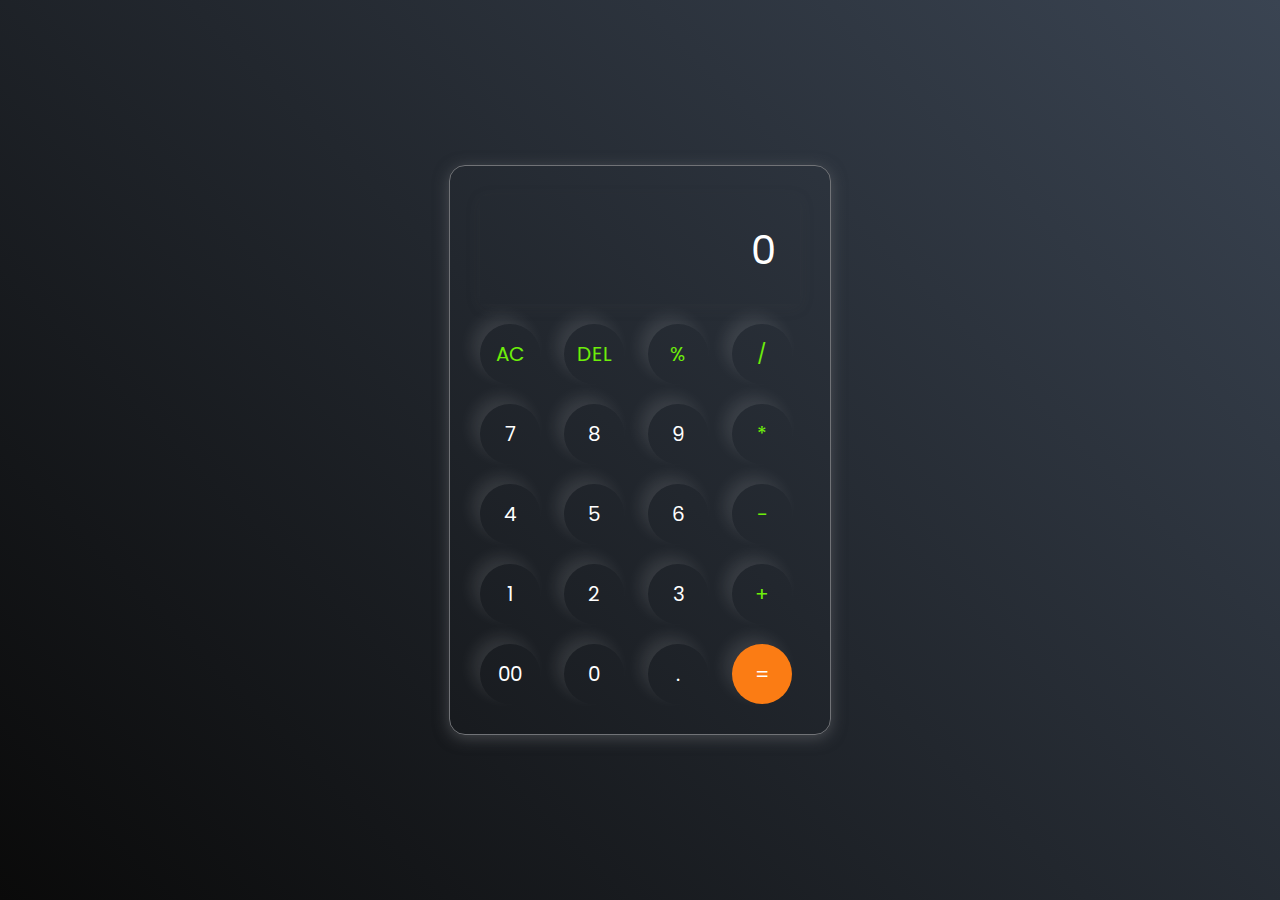
<file: CALCULATOR/index.html>
<!DOCTYPE html>
<html lang="en">
<head>
    <meta charset="UTF-8">
    <meta name="viewport" content="width=device-width, initial-scale=1.0">
    <link rel="stylesheet" href="style.css">
    <title>Calculator</title>
</head>
<body>
    <div class="calculator">
        <input type="text" class="text" placeholder="0" id="inputBox">
        <div>
            <button class="operator">AC</button>
            <button class="operator">DEL</button>
            <button class="operator">%</button>
            <button class="operator">/</button>
        </div>

        <div>
            <button>7</button>
            <button>8</button>
            <button>9</button>
            <button class="operator">*</button>
        </div>

        <div>
            <button>4</button>
            <button>5</button>
            <button>6</button>
            <button  class="operator">-</button>
        </div>

        <div>
            <button>1</button>
            <button>2</button>
            <button>3</button>
            <button class="operator">+</button>
        </div>

        <div>
            <button>00</button>
            <button>0</button>
            <button>.</button>
            <button class="equal-btn">=</button>
        </div>
    </div>

    <script src="script.js"></script>
</body>
</html>
</file>
<file: CALCULATOR/style.css>
@import url('https://fonts.googleapis.com/css2?family=Poppins:wght@500&display=swap');

*{
    margin: 0;
    padding: 0;
    box-sizing: border-box;
    font-family: 'poppins', 'sans-serif';
}

body{
    width: 100%;
    height: 100vh;
    display: flex;
    justify-content: center;
    align-items: center;
    background: linear-gradient(45deg, #0a0a0a, #3a4452);
}

.calculator{
    border: 1px solid #717377;
    padding: 20px;
    border-radius: 16px;
    background: transparent;
    /* background-color: ; */
    box-shadow:0px 3px 15px rgba(113, 115, 119, 0.5);

}

input{
    width: 320px;
    border: none;
    padding: 24px;
    margin: 10px;
    background: transparent;
    box-shadow: 0px 3px 15px rgba(84, 84, 84, 0.1);
    font-size: 40px;
    text-align: right;
    cursor: pointer;
    color: #fff;
}

input::placeholder{
    color: #fff;

}

button{
    border: none;
    width: 60px;
    height: 60px;
    margin: 10px;
    border-radius: 50%;
    background: transparent;
    color: #fff;
    font-size: 20px;
    box-shadow: -8px -8px 15px rgba(255, 255, 255, 0.1);
    cursor: pointer;
}

.equal-btn{
    background-color: #fb7c14;
}

.operator{
    color: #6dee0a;
}
</file>
